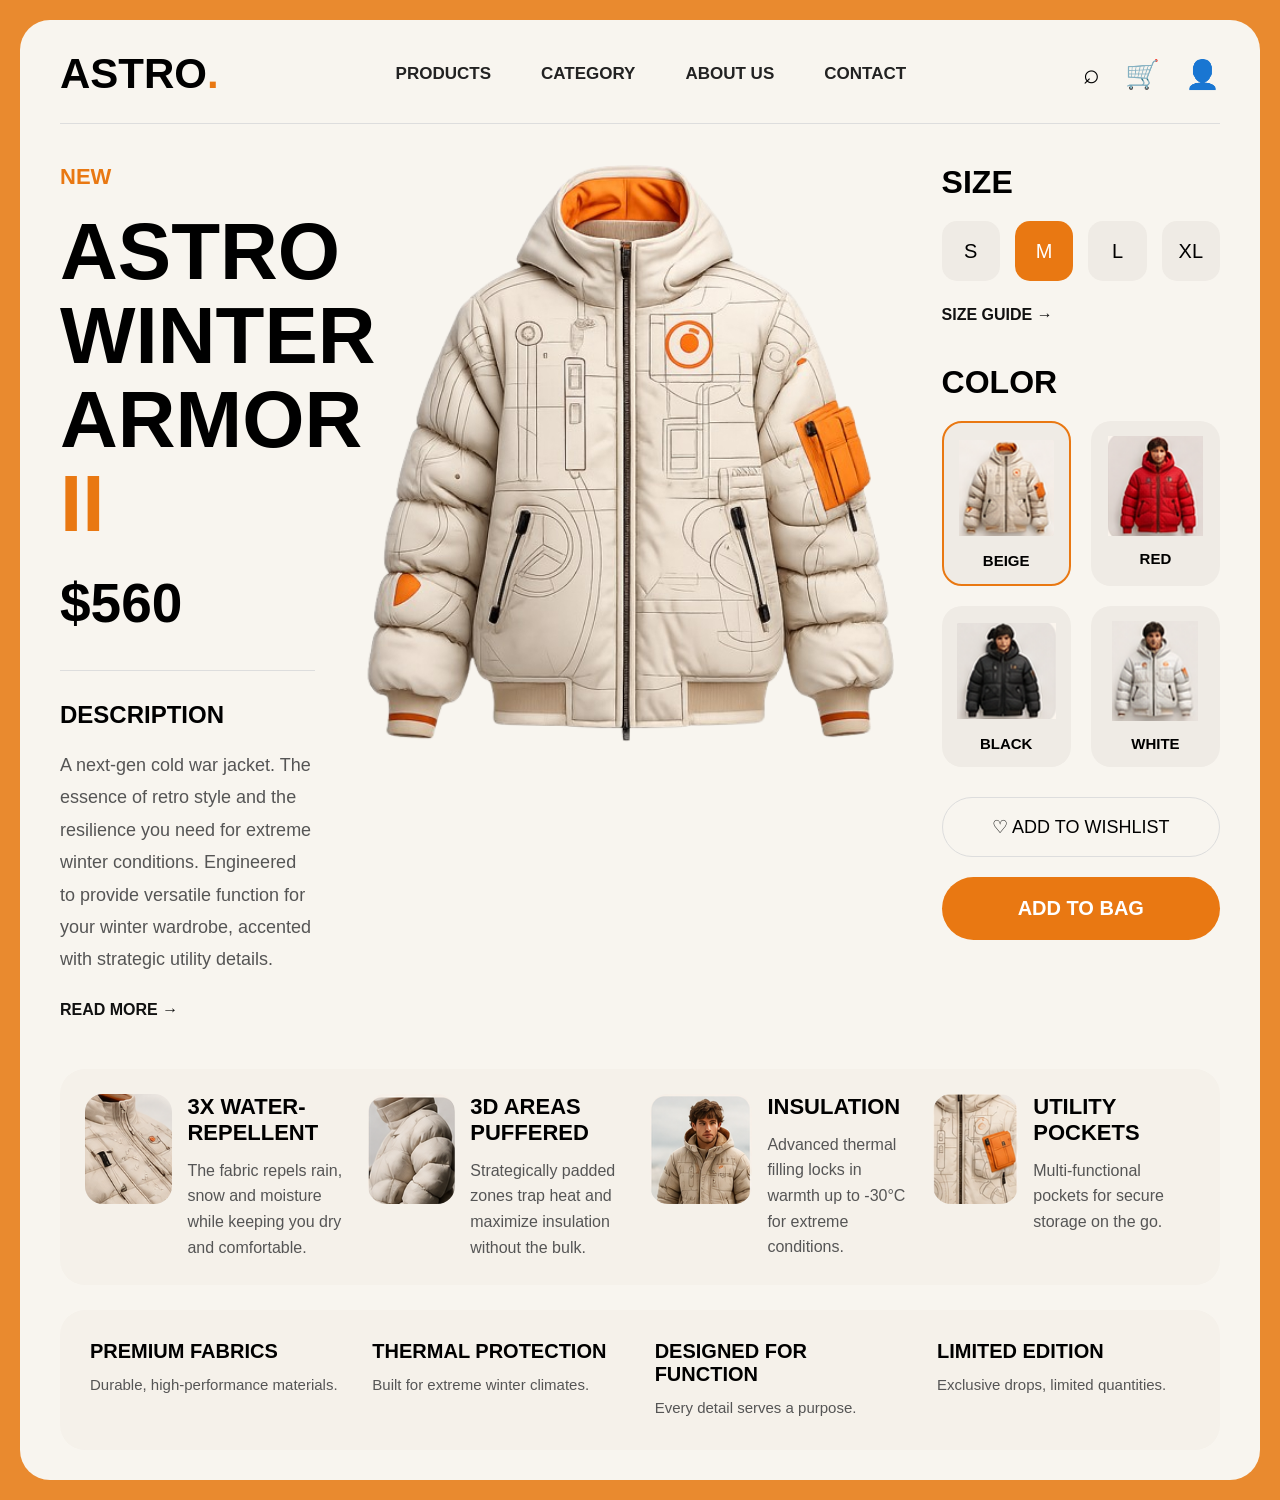
<file: A2/Project2/index.html>
<!DOCTYPE html>
<html lang="en">
<head>
    <meta charset="UTF-8">
    <meta name="viewport" content="width=device-width, initial-scale=1.0">
    <title>Astro Winter Armor</title>
    <link rel="stylesheet" href="style.css">
</head>
<body>
<div class="main">
    <!-- Navbar -->
    <nav class="navbar">
        <div class="logo">
            <h2>ASTRO<span>.</span></h2>
        </div>
        <div class="nav-links">
            <a href="#">PRODUCTS</a>
            <a href="#">CATEGORY</a>
            <a href="#">ABOUT US</a>
            <a href="#">CONTACT</a>
        </div>
        <div class="icons">
            <span>⌕</span>
            <span>🛒</span>
            <span>👤</span>
        </div>
    </nav>
    <!-- Main Content -->
    <div class="content">
        <!-- Left -->
        <div class="left">
            <h4>NEW</h4>
            <h1>
                ASTRO <br>
                WINTER <br>
                ARMOR <span>II</span>
            </h1>
            <h2>$560</h2>
            <div class="description">
                <h3>DESCRIPTION</h3>
                <p>
                    A next-gen cold war jacket. The essence of retro style
                    and the resilience you need for extreme winter conditions.
                    Engineered to provide versatile function for your winter
                    wardrobe, accented with strategic utility details.
                </p>
                <a href="#">READ MORE →</a>
            </div>
        </div>
        <!-- Center -->
        <div class="center">
            <img src="img1.png" alt="Jacket">
        </div>
        <!-- Right -->
        <div class="right">
            <h3>SIZE</h3>
            <div class="sizes">
                <button>S</button>
                <button class="active">M</button>
                <button>L</button>
                <button>XL</button>
            </div>
            <a href="#" class="guide">SIZE GUIDE →</a>
            <h3>COLOR</h3>
            <div class="colors">
                <div class="color-box active">
                    <img src="img6.png" alt="">
                    <p>BEIGE</p>
                </div>
                <div class="color-box">
                    <img src="img7.png" alt="">
                    <p>RED</p>
                </div>
                <div class="color-box">
                    <img src="img8.png" alt="">
                    <p>BLACK</p>
                </div>
                <div class="color-box">
                    <img src="img9.png" alt="">
                    <p>WHITE</p>
                </div>
            </div>
            <button class="wishlist">♡ ADD TO WISHLIST</button>
            <button class="bag">ADD TO BAG</button>
        </div>
    </div>
    <!-- Features Section -->
    <div class="features">
        <div class="feature-card">
            <img src="img2.png" alt="">
            <div>
                <h4>3X WATER-REPELLENT</h4>
                <p>The fabric repels rain, snow and moisture while keeping you dry and comfortable.</p>
            </div>
        </div>
        <div class="feature-card">
            <img src="img3.png" alt="">
            <div>
                <h4>3D AREAS PUFFERED</h4>
                <p>Strategically padded zones trap heat and maximize insulation without the bulk.</p>
            </div>
        </div>
        <div class="feature-card">
            <img src="img4.png" alt="">
            <div>
                <h4>INSULATION</h4>
                <p>Advanced thermal filling locks in warmth up to -30°C for extreme conditions.</p>
            </div>
        </div>
        <div class="feature-card">
            <img src="img5.png" alt="">
            <div>
                <h4>UTILITY POCKETS</h4>
                <p>Multi-functional pockets for secure storage on the go.</p>
            </div>
        </div>
    </div>
    <!-- Bottom Info -->
    <div class="bottom-info">
        <div class="info-box">
            <h4>PREMIUM FABRICS</h4>
            <p>Durable, high-performance materials.</p>
        </div>
        <div class="info-box">
            <h4>THERMAL PROTECTION</h4>
            <p>Built for extreme winter climates.</p>
        </div>
        <div class="info-box">
            <h4>DESIGNED FOR FUNCTION</h4>
            <p>Every detail serves a purpose.</p>
        </div>
        <div class="info-box">
            <h4>LIMITED EDITION</h4>
            <p>Exclusive drops, limited quantities.</p>
        </div>
    </div>
</div>
</body>
</html>
</file>
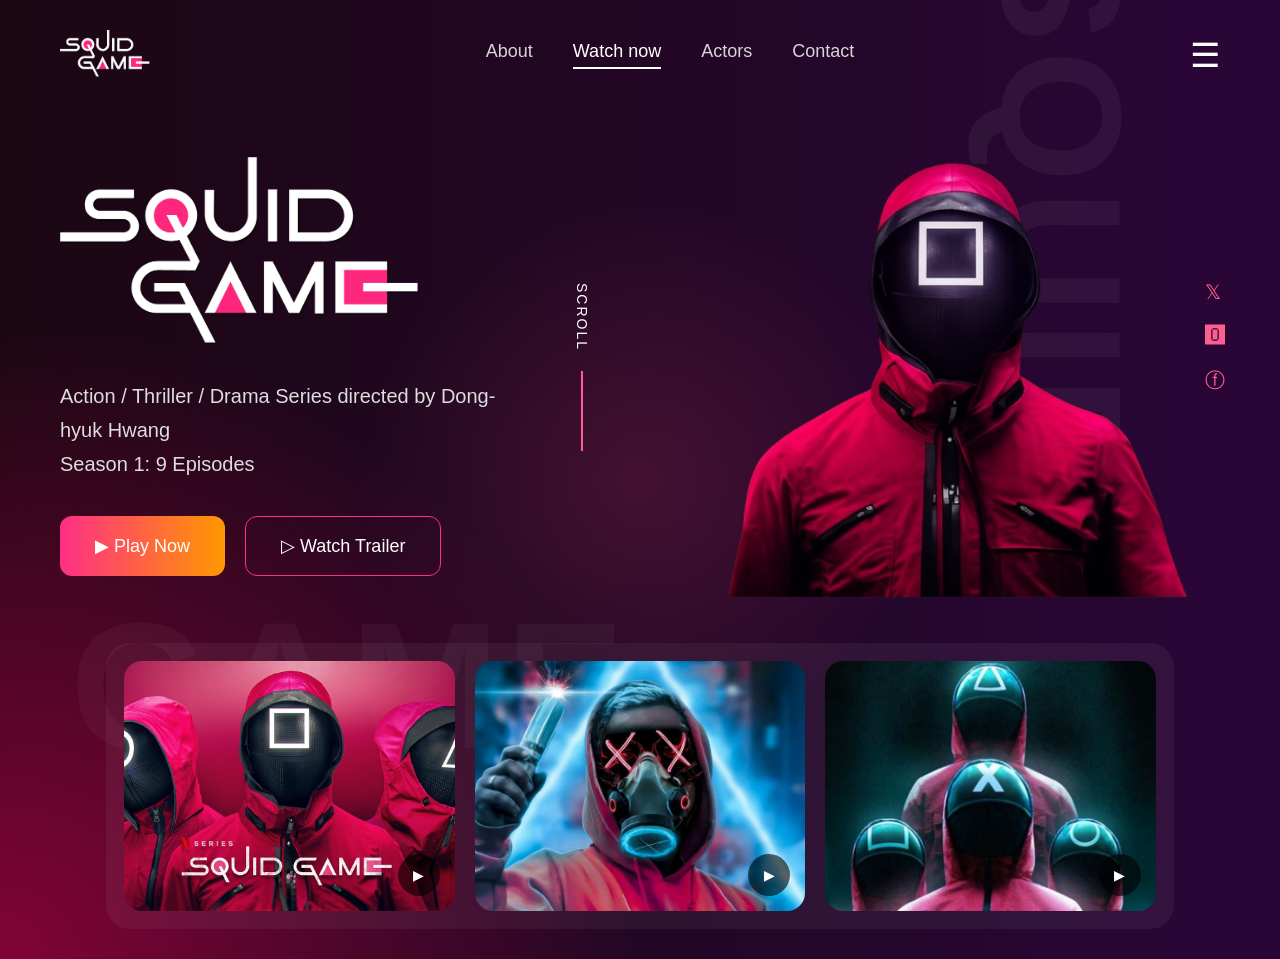
<file: A3/Project1/index.html>
<!DOCTYPE html>
<html lang="en">
<head>
    <meta charset="UTF-8">
    <meta name="viewport" content="width=device-width, initial-scale=1.0">
    <title>Squid Game Landing Page</title>
    <link rel="stylesheet" href="style.css">
</head>
<body>
    <div class="main">
        <!-- background text -->
        <h1 class="bg-left">GAME</h1>
        <h1 class="bg-right">SQUID</h1>
        <!-- Navbar -->
        <nav class="navbar">
            <div class="logo">
                <img src="logo1.png" alt="logo">
            </div>
            <div class="nav-links">
                <a href="#">About</a>
                <a href="#" class="active">Watch now</a>
                <a href="#">Actors</a>
                <a href="#">Contact</a>
            </div>
            <div class="menu">
                ☰
            </div>
        </nav>
        <!-- Hero Section -->
        <div class="hero">
            <!-- left -->
            <div class="left">
                <img src="logo1.png" alt="" class="title-logo">
                <p>
                    Action / Thriller / Drama Series directed by
                    Dong-hyuk Hwang <br>
                    Season 1: 9 Episodes
                </p>
                <div class="buttons">
                    <button class="play-btn">▶ Play Now</button>
                    <button class="trailer-btn">▷ Watch Trailer</button>
                </div>

            </div>
            <!-- center small scroll -->
            <div class="scroll">
                <span>SCROLL</span>
                <div class="scroll-line"></div>
            </div>
            <!-- right -->
            <div class="right">
                <img src="guard.png" alt="">
            </div>
        </div>
        <!-- Social Icons -->
        <div class="social">
            <span>𝕏</span>
            <span>🅾</span>
            <span>ⓕ</span>
        </div>
        <!-- bottom cards -->
        <div class="cards">
            <div class="card">
                <img src="tile_1.jpg" alt="">
                <div class="play-icon">▶</div>
            </div>
            <div class="card">
                <img src="tile_2.webp" alt="">
                <div class="play-icon">▶</div>
            </div>
            <div class="card">
                <img src="tile_3.jpg" alt="">
                <div class="play-icon">▶</div>
            </div>
        </div>
    </div>
</body>
</html>
</file>
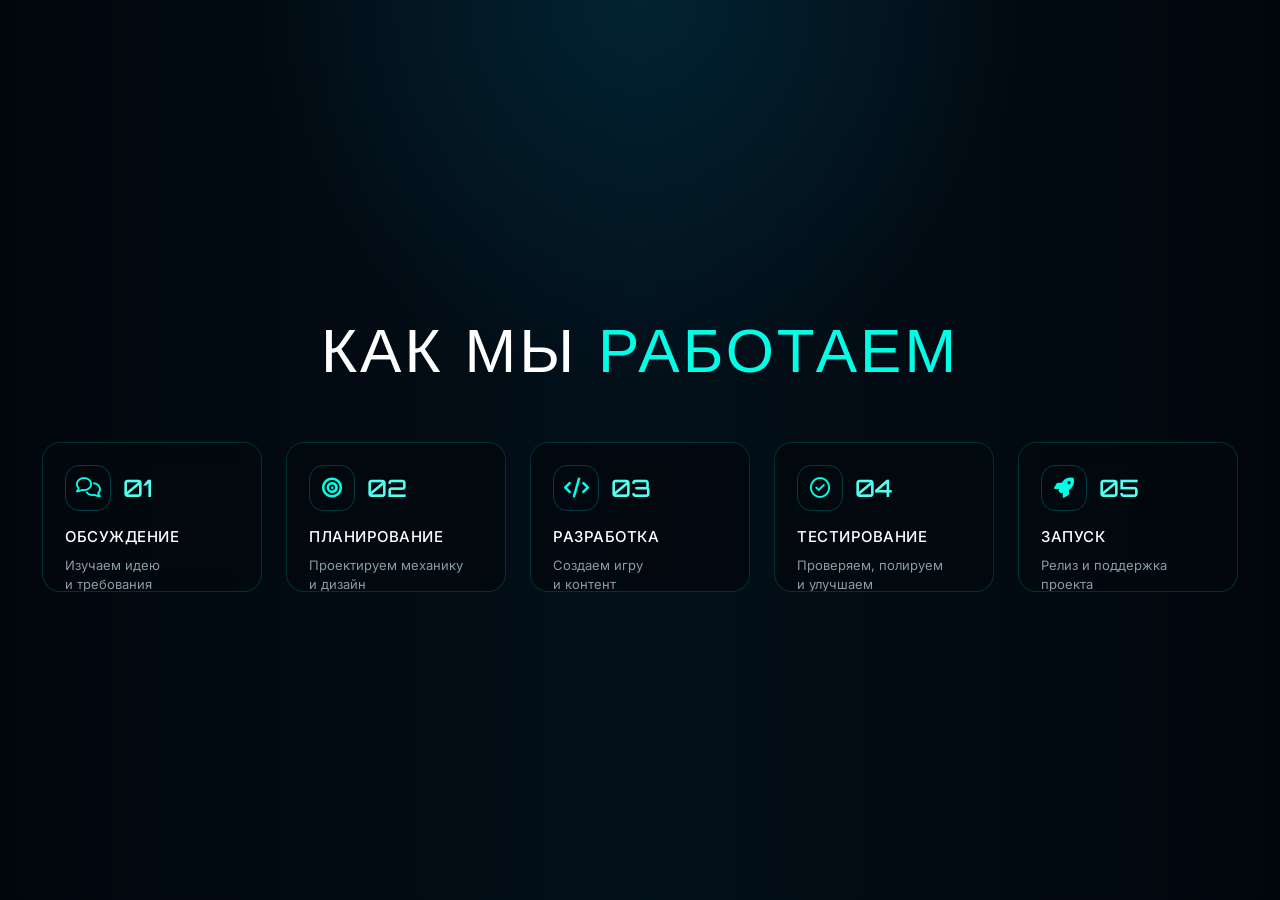
<file: A3/Project3/p.html>
<!DOCTYPE html>
<html lang="en">
<head>
  <meta charset="UTF-8" />
  <meta name="viewport" content="width=device-width, initial-scale=1.0"/>
  <title>Process Section</title>

  <!-- FONT AWESOME -->
  <link rel="stylesheet"
  href="https://cdnjs.cloudflare.com/ajax/libs/font-awesome/6.5.2/css/all.min.css"/>

  <!-- GOOGLE FONT -->
  <link href="https://fonts.googleapis.com/css2?family=Orbitron:wght@400;500;600;700&family=Inter:wght@300;400;500;600&display=swap" rel="stylesheet">

  <style>

    *{
      margin:0;
      padding:0;
      box-sizing:border-box;
    }

    body{
      width:100%;
      min-height:100vh;
      display:flex;
      justify-content:center;
      align-items:center;
      background:#020910;
      overflow:hidden;
      font-family:Inter,sans-serif;
      position:relative;
    }

    /* BACKGROUND */

    body::before{
      content:"";
      position:absolute;
      inset:0;
      background:
      radial-gradient(circle at top center,#032535 0%,transparent 35%),
      linear-gradient(to right,#01060c,#03111b,#01060c);
      opacity:.95;
    }

    .wrapper{
      width:95%;
      max-width:1900px;
      position:relative;
      z-index:2;
    }

    /* TITLE */

    .title{
      text-align:center;
      font-family:Orbitron,sans-serif;
      font-size:62px;
      font-weight:500;
      letter-spacing:3px;
      color:white;
      margin-bottom:55px;
    }

    .title span{
      color:#00ffe7;
    }

    /* CARDS */

   .steps{
  display:flex;
  justify-content:center;
  align-items:center;
  gap:24px;
  position:relative;
}

.step{
  width:220px;
  height:150px;
  border-radius:18px;
  border:1px solid rgba(0,255,255,.16);
  background:rgba(2,8,14,.88);
  position:relative;
  padding:22px 22px;
  overflow:hidden;
  backdrop-filter:blur(10px);
  transition:.35s;
}

.step:not(:last-child)::after{
  content:"";
  position:absolute;
  right:-25px;
  top:50%;
  transform:translateY(-50%);
  width:25px;
  border-top:2px dotted rgba(0,255,255,.25);
}

.top{
  display:flex;
  align-items:center;
  gap:12px;
  margin-bottom:16px;
}

.icon-box{
  width:46px;
  height:46px;
  border-radius:14px;
  border:1px solid rgba(0,255,255,.22);
  display:flex;
  justify-content:center;
  align-items:center;
  color:#00ffe7;
  font-size:20px;
}

.number{
  color:#55fff2;
  font-size:24px;
  font-weight:500;
  font-family:Orbitron,sans-serif;
}

.heading{
  color:white;
  font-size:15px;
  font-weight:500;
  margin-bottom:10px;
  letter-spacing:.5px;
}

.desc{
  color:#8b9ba8;
  font-size:13px;
  line-height:1.5;
}

    /* RESPONSIVE */

    @media(max-width:1700px){

      .steps{
        flex-wrap:wrap;
      }

      .step:not(:last-child)::after{
        display:none;
      }

    }

    @media(max-width:768px){

      body{
        overflow:auto;
        padding:50px 0;
      }

      .title{
        font-size:40px;
        margin-bottom:35px;
      }

      .step{
        width:100%;
        max-width:420px;
        height:auto;
      }

      .heading{
        font-size:22px;
      }

      .desc{
        font-size:17px;
      }

    }

  </style>
</head>
<body>

  <div class="wrapper">

    <div class="title">
      КАК МЫ <span>РАБОТАЕМ</span>
    </div>

    <div class="steps">

      <!-- STEP 1 -->

      <div class="step">

        <div class="top">

          <div class="icon-box">
            <i class="fa-regular fa-comments"></i>
          </div>

          <div class="number">01</div>

        </div>

        <div class="heading">
          ОБСУЖДЕНИЕ
        </div>

        <div class="desc">
          Изучаем идею<br>
          и требования
        </div>

      </div>

      <!-- STEP 2 -->

      <div class="step">

        <div class="top">

          <div class="icon-box">
            <i class="fa-solid fa-bullseye"></i>
          </div>

          <div class="number">02</div>

        </div>

        <div class="heading">
          ПЛАНИРОВАНИЕ
        </div>

        <div class="desc">
          Проектируем механику<br>
          и дизайн
        </div>

      </div>

      <!-- STEP 3 -->

      <div class="step">

        <div class="top">

          <div class="icon-box">
            <i class="fa-solid fa-code"></i>
          </div>

          <div class="number">03</div>

        </div>

        <div class="heading">
          РАЗРАБОТКА
        </div>

        <div class="desc">
          Создаем игру<br>
          и контент
        </div>

      </div>

      <!-- STEP 4 -->

      <div class="step">

        <div class="top">

          <div class="icon-box">
            <i class="fa-regular fa-circle-check"></i>
          </div>

          <div class="number">04</div>

        </div>

        <div class="heading">
          ТЕСТИРОВАНИЕ
        </div>

        <div class="desc">
          Проверяем, полируем<br>
          и улучшаем
        </div>

      </div>

      <!-- STEP 5 -->

      <div class="step">

        <div class="top">

          <div class="icon-box">
            <i class="fa-solid fa-rocket"></i>
          </div>

          <div class="number">05</div>

        </div>

        <div class="heading">
          ЗАПУСК
        </div>

        <div class="desc">
          Релиз и поддержка<br>
          проекта
        </div>

      </div>

    </div>

  </div>

</body>
</html>
</file>
<file: A2/Project2/style.css>
*{
    margin: 0;
    padding: 0;
    box-sizing: border-box;
    font-family: sans-serif;
}
body{
    background: #e98a2f;
    padding: 20px;
}
.main{
    width: 100%;
    min-height: 100vh;
    background: #f8f5ef;
    border-radius: 30px;
    padding: 30px 40px;
}
/* navbar */
.navbar{
    display: flex;
    justify-content: space-between;
    align-items: center;
    padding-bottom: 25px;
    border-bottom: 1px solid #ddd;
}
.logo h2{
    font-size: 42px;
    font-weight: 800;
}
.logo span{
    color: #e97812;
}
.nav-links{
    display: flex;
    gap: 50px;
}
.nav-links a{
    text-decoration: none;
    color: #222;
    font-size: 17px;
    font-weight: 600;
}
.icons{
    display: flex;
    gap: 25px;
    font-size: 28px;
}
/* content */
.content{
    display: flex;
    justify-content: space-between;
    margin-top: 40px;
}
/* left */
.left{
    width: 22%;
}
.left h4{
    color: #e97812;
    font-size: 22px;
    margin-bottom: 20px;
}
.left h1{
    font-size: 80px;
    line-height: 1.05;
    font-weight: 800;
    margin-bottom: 25px;
}
.left h1 span{
    color: #e97812;
}
.left h2{
    font-size: 55px;
    margin-bottom: 35px;
}
.description{
    border-top: 1px solid #ddd;
    padding-top: 30px;
}
.description h3{
    font-size: 24px;
    margin-bottom: 20px;
}
.description p{
    font-size: 18px;
    line-height: 1.8;
    color: #555;
    margin-bottom: 25px;
}
.description a{
    text-decoration: none;
    color: #111;
    font-weight: 700;
}
/* center */
.center{
    width: 46%;
    text-align: center;
}
.center img{
    width: 100%;
    max-width: 550px;
}
/* right */
.right{
    width: 24%;
}
.right h3{
    font-size: 32px;
    margin-bottom: 20px;
}
.sizes{
    display: flex;
    gap: 15px;
    margin-bottom: 25px;
}
.sizes button{
    width: 60px;
    height: 60px;
    border: none;
    border-radius: 15px;
    background: #efebe5;
    font-size: 20px;
    cursor: pointer;
}
.sizes .active{
    background: #e97812;
    color: white;
}
.guide{
    display: inline-block;
    margin-bottom: 40px;
    text-decoration: none;
    color: #111;
    font-weight: 700;
}
.colors{
    display: grid;
    grid-template-columns: 1fr 1fr;
    gap: 20px;
    margin-bottom: 30px;
}
.color-box{
    background: #efebe5;
    border-radius: 20px;
    padding: 15px;
    text-align: center;
}
.color-box.active{
    border: 2px solid #e97812;
}
.color-box img{
    width: 100%;
    height: 100px;
    object-fit: contain;
}
.color-box p{
    margin-top: 10px;
    font-size: 15px;
    font-weight: 700;
}
.wishlist{
    width: 100%;
    padding: 18px;
    border: 1px solid #ddd;
    background: transparent;
    border-radius: 35px;
    font-size: 18px;
    margin-bottom: 20px;
    cursor: pointer;
}
.bag{
    width: 100%;
    padding: 20px;
    border: none;
    background: #e97812;
    color: white;
    border-radius: 35px;
    font-size: 20px;
    font-weight: 700;
    cursor: pointer;
}
/* features section */
.features{
    margin-top: 50px;
    display: flex;
    gap: 20px;
    background: #f5f1ea;
    border-radius: 25px;
    padding: 25px;
}
.feature-card{
    width: 25%;
    display: flex;
    gap: 15px;
    align-items: flex-start;
}
.feature-card img{
    width: 110px;
    height: 110px;
    border-radius: 18px;
    object-fit: cover;
}
.feature-card h4{
    font-size: 22px;
    margin-bottom: 12px;
}
.feature-card p{
    font-size: 16px;
    line-height: 1.6;
    color: #555;
}
/* bottom info */
.bottom-info{
    margin-top: 25px;
    display: flex;
    justify-content: space-between;
    background: #f5f1ea;
    border-radius: 25px;
    padding: 30px;
}
.info-box{
    width: 23%;
}
.info-box h4{
    font-size: 20px;
    margin-bottom: 10px;
}
.info-box p{
    font-size: 15px;
    color: #555;
    line-height: 1.6;
}
</file>
<file: A3/Project1/style.css>
*{
    margin: 0;
    padding: 0;
    box-sizing: border-box;
    font-family: sans-serif;
}
body{
    background: #120012;
    color: white;
}
.main{
    min-height: 100vh;
    padding: 30px 60px;
    position: relative;
    overflow: hidden;
    background:
    radial-gradient(circle at bottom left, rgba(255,0,98,0.45), transparent 40%),
    radial-gradient(circle at center, rgba(255,80,120,0.15), transparent 35%),
    linear-gradient(to right, #1b0712, #2a0638);
}
/* background text */
.bg-left{
    position: absolute;
    left: 70px;
    bottom: 170px;
    font-size: 180px;
    color: rgba(255,255,255,0.04);
    z-index: 0;
    letter-spacing: 5px;
}
.bg-right{
    position: absolute;
    right: -70px;
    top: 120px;
    font-size: 170px;
    color: rgba(255,255,255,0.05);
    transform: rotate(90deg);
    z-index: 0;
    letter-spacing: 8px;
}
/* navbar */
.navbar{
    display: flex;
    justify-content: space-between;
    align-items: center;
    position: relative;
    z-index: 2;
}
.logo img{
    width: 90px;
}
.nav-links{
    display: flex;
    gap: 40px;
}
.nav-links a{
    text-decoration: none;
    color: #d6d6d6;
    font-size: 18px;
}
.nav-links .active{
    color: white;
    border-bottom: 2px solid white;
    padding-bottom: 5px;
}
.menu{
    font-size: 34px;
    cursor: pointer;
}
/* hero */
.hero{
    display: flex;
    justify-content: space-between;
    align-items: center;
    margin-top: 50px;
    position: relative;
    z-index: 2;
}
/* left */
.left{
    width: 38%;
}
.title-logo{
    width: 360px;
    margin-bottom: 30px;
}
.left p{
    font-size: 20px;
    line-height: 1.7;
    color: #dddddd;
    margin-bottom: 35px;
}
.buttons{
    display: flex;
    gap: 20px;
}
.play-btn{
    padding: 18px 35px;
    border: none;
    border-radius: 12px;
    color: white;
    font-size: 18px;
    cursor: pointer;
    background: linear-gradient(to right, #ff2f86, #ff9800);
}
.trailer-btn{
    padding: 18px 35px;
    border: 1px solid #ff2f86;
    border-radius: 12px;
    background: transparent;
    color: white;
    font-size: 18px;
    cursor: pointer;
}
/* center scroll */
.scroll{
    display: flex;
    flex-direction: column;
    align-items: center;
    gap: 20px;
}
.scroll span{
    writing-mode: vertical-rl;
    font-size: 14px;
    letter-spacing: 2px;
}
.scroll-line{
    width: 2px;
    height: 80px;
    background: #ff5f8f;
}
/* right */
.right{
    width: 48%;
    text-align: right;
}
.right img{
    width: 1000px;
    max-width: 100%;
}
/* social */
.social{
    position: absolute;
    right: 55px;
    top: 280px;
    display: flex;
    flex-direction: column;
    gap: 20px;
    z-index: 2;
}
.social span{
    font-size: 20px;
    color: #ff5f8f;
    cursor: pointer;
}
/* cards */
.cards{
    margin-top: 40px;
    width: 92%;
    margin-left: auto;
    margin-right: auto;
    background: rgba(255,255,255,0.05);
    border-radius: 24px;
    padding: 18px;
    display: flex;
    gap: 20px;
    position: relative;
    z-index: 2;
}
.card{
    width: 33.33%;
    position: relative;
    border-radius: 18px;
    overflow: hidden;
}
.card img{
    width: 100%;
    height: 250px;
    object-fit: cover;
    display: block;
}
.play-icon{
    position: absolute;
    right: 15px;
    bottom: 15px;
    width: 42px;
    height: 42px;
    background: rgba(0,0,0,0.6);
    border-radius: 50%;
    display: flex;
    justify-content: center;
    align-items: center;
    font-size: 14px;
}
</file>
